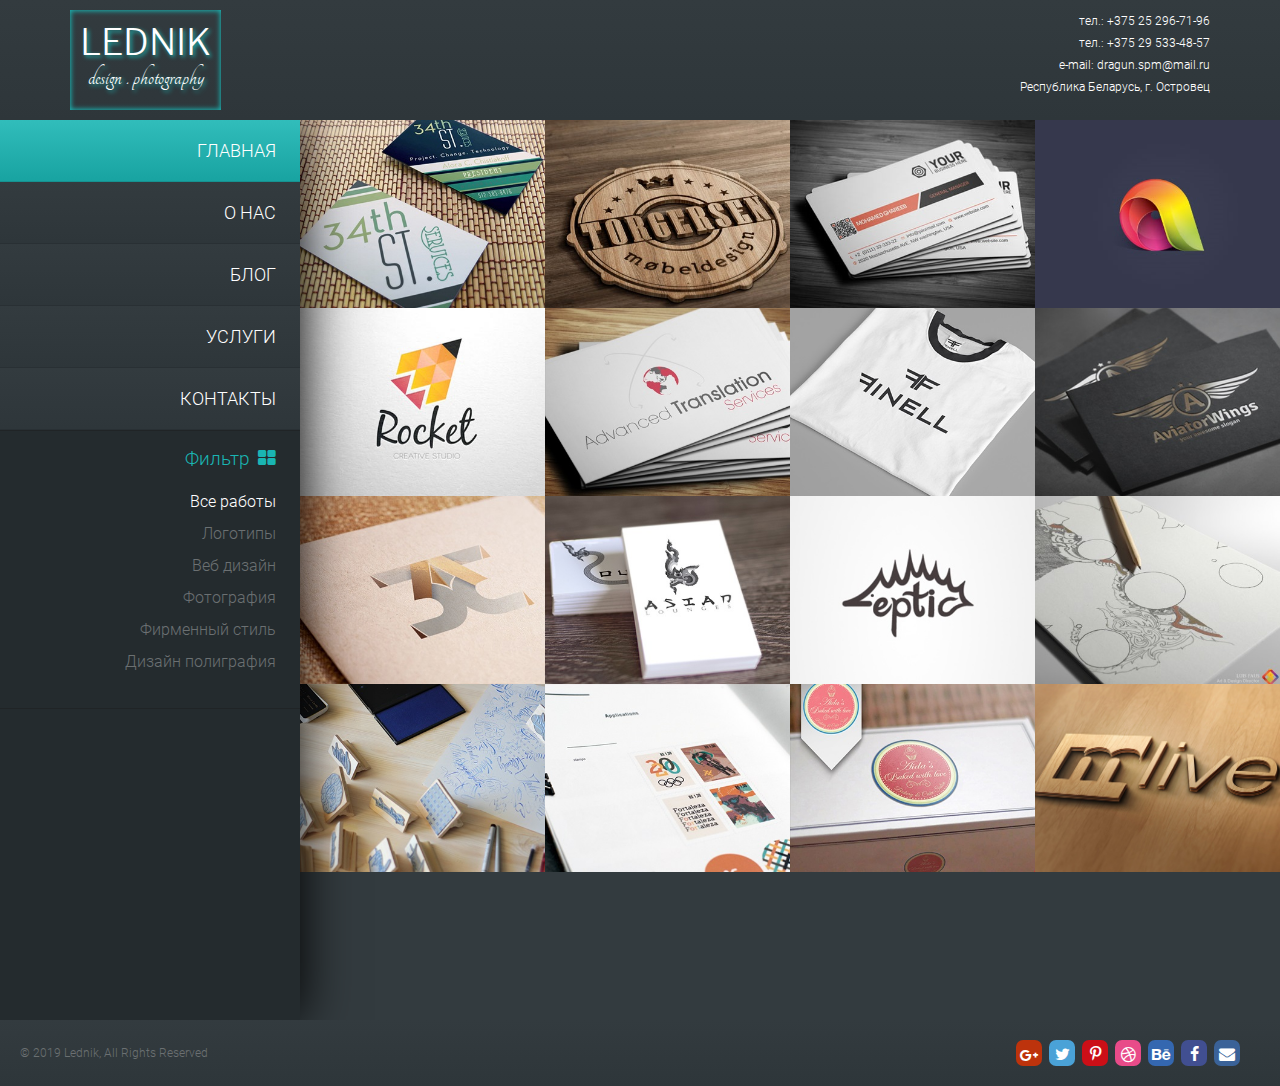
<file: index.html>
<!DOCTYPE html>
<html lang="en">
<head>
    <meta charset="UTF-8">
    <meta name="viewport" content="width=device-width, initial-scale=1.0">
    <title>LEDNIK</title>
    <link rel="stylesheet" href="styles/styles.css">
    <link rel="stylesheet" href="styles/fontello.css">
    <link rel="stylesheet" href="styles/magnific-popup.css">
    <script src="js/jquery-3.4.1.min.js"></script>
    <script src="js/jquery.magnific-popup.min.js"></script>
</head>
<body>
<!-------------- HEADER ---------------->
    <header class="header">
        <div class="logo">
            <p class="logo__headword">LEDNIK</p>
            <p class="logo__subword">design . photography</p>
        </div>
        <div class="contacts">
            <p class="contacts__info">тел.: +375 25 296-71-96</p>
            <p class="contacts__info">тел.: +375 29 533-48-57</p>
            <p class="contacts__info">e-mail: dragun.spm@mail.ru</p>
            <p class="contacts__info">Республика Беларусь, г. Островец</p>
        </div>
    </header>
<!--------------- HEADER END ------------------->
    <div class="container">
        <div class="main">
            <aside>
                <nav class="menu main__menu">
                    <ul class="menu__hidden">
                        <li> <a class="menu__hidden-link" href="#">Меню</a>
                            <ul class="menu__hidden-list">
                                <li class="menu__hidden-item menu__hidden-item_active"><a href="#" class="menu__link">главная</a></li>
                                <li class="menu__hidden-item"><a href="blog.html" class="menu__link">о нас</a></li>
                                <li class="menu__hidden-item"><a href="about.html" class="menu__link">блог</a></li>
                                <li class="menu__hidden-item"><a href="services.html" class="menu__link">услуги</a></li>
                                <li class="menu__hidden-item"><a href="contacts.html" class="menu__link">контакты</a></li>
                            </ul>
                        </li>
                    </ul>
                    <ul class="menu__list">
                        <li class="menu__item menu__item_active"><a href="#" class="menu__link">главная</a></li>
                        <li class="menu__item"><a href="about.html" class="menu__link">о нас</a></li>
                        <li class="menu__item"><a href="blog.html" class="menu__link">блог</a></li>
                        <li class="menu__item"><a href="services.html" class="menu__link">услуги</a></li>
                        <li class="menu__item"><a href="contacts.html" class="menu__link">контакты</a></li>
                    </ul>
                </nav>
                <div class="filter main__filter">
                    <p class="filter__headword icon-th-large">Фильтр</p>
                    <ul class="filter__list">
                        <li class="filter__item filter__item_active"><a href="#" class="filter__link">Все работы</a></li>
                        <li class="filter__item"><a href="#" class="filter__link">Логотипы</a></li>
                        <li class="filter__item"><a href="#" class="filter__link">Веб дизайн</a></li>
                        <li class="filter__item"><a href="#" class="filter__link">Фотография</a></li>
                        <li class="filter__item"><a href="#" class="filter__link">Фирменный стиль</a></li>
                        <li class="filter__item"><a href="#" class="filter__link">Дизайн полиграфия</a></li>
                    </ul>
                </div>
            </aside>
            <div class="gallery">
                <div class="gallery__item">
                    <div class="gallery__hover-block">
                        <p class="gallery-item__name">34 St Бизнес карта</p>
                        <p class="gallery-item__description">Фирменный стиль</p>
                        <i class="icon-search"></i>
                    </div>
                    <img class="content__img" src="images/12.jpg" alt="34 St Бизнес карта">
                </div>
                <div class="gallery__item">
                    <div class="gallery__hover-block">
                        <p class="gallery-item__name">Логотип Torgersen</p>
                        <p class="gallery-item__description">Логотипы</p>
                        <i class="icon-search"></i>
                    </div>
                    <img class="content__img" src="images/14.jpg" alt="Логотип Torgersen">
                </div>
                <div class="gallery__item">
                    <div class="gallery__hover-block">
                        <p class="gallery-item__name">Ваш бизнес</p>
                        <p class="gallery-item__description">Фирменный стиль</p>
                        <i class="icon-search"></i>
                    </div>
                    <img class="content__img" src="images/17.jpg" alt="Ваш бизнес">
                </div>
                <div class="gallery__item">
                    <div class="gallery__hover-block">
                        <p class="gallery-item__name"> Дизайн приложение</p>
                        <p class="gallery-item__description">Веб дизайн</p>
                        <i class="icon-search"></i>
                    </div>
                    <img class="content__img" src="images/19.jpg" alt="Приложение">
                </div>
                <div class="gallery__item">
                    <div class="gallery__hover-block">
                        <p class="gallery-item__name">Логотип Rocket</p>
                        <p class="gallery-item__description">Логотипы</p>
                        <i class="icon-search"></i>
                    </div>
                    <img class="content__img" src="images/221-1.jpg" alt="Логотип Rocket">
                </div>
                <div class="gallery__item">
                    <div class="gallery__hover-block">
                        <p class="gallery-item__name">Визитка AT</p>
                        <p class="gallery-item__description">Дизайн полиграфия</p>
                        <i class="icon-search"></i>
                    </div>
                    <img class="content__img" src="images/31.jpg" alt="Визитка AT">
                </div>
                <div class="gallery__item">
                    <div class="gallery__hover-block">
                        <p class="gallery-item__name">Майки Finell</p>
                        <p class="gallery-item__description">Фирменный стиль</p>
                        <i class="icon-search"></i>
                    </div>
                    <img class="content__img" src="images/41.jpg" alt="Майки Finell">
                </div>
                <div class="gallery__item">
                    <div class="gallery__hover-block">
                        <p class="gallery-item__name">Карта Aviator Wings</p>
                        <p class="gallery-item__description">Дизайн полиграфия</p>
                        <i class="icon-search"></i>
                      
                    </div>
                    <img class="content__img" src="images/51.jpg" alt="Карта Aviator Wings">
                </div>
                <div class="gallery__item">
                    <div class="gallery__hover-block">
                        <p class="gallery-item__name">Логотип 3C</p>
                        <p class="gallery-item__description">Логотипы</p>
                        <i class="icon-search"></i>
                    </div>
                    <img class="content__img" src="images/61.jpg" alt="Логотип 3C">
                </div>
                <div class="gallery__item">
                    <div class="gallery__hover-block">
                        <p class="gallery-item__name">Китайский салон</p>
                        <p class="gallery-item__description">Фирменный стиль</p>
                        <i class="icon-search"></i>
                    </div>
                    <img class="content__img" src="images/22.jpg" alt="Китайский салон">
                </div>
                <div class="gallery__item">
                    <div class="gallery__hover-block">
                        <p class="gallery-item__name">Логотип Eptic</p>
                        <p class="gallery-item__description">Логотипы</p>
                        <i class="icon-search"></i>
                    </div>
                    <img class="content__img" src="images/10.jpg" alt="Логотип Eptic">
                </div>
                <div class="gallery__item">
                    <div class="gallery__hover-block">
                        <p class="gallery-item__name">Ресторан</p>
                        <p class="gallery-item__description">Фирменный стиль</p>
                        <i class="icon-search"></i>
                    </div>
                    <img class="content__img" src="images/99.jpg" alt="Ресторан">
                </div>
                <div class="gallery__item">
                    <div class="gallery__hover-block">
                        <p class="gallery-item__name">Дизайн</p>
                        <p class="gallery-item__description">Фотография</p>
                        <i class="icon-search"></i>
                    </div>
                    <img class="content__img" src="images/8.jpg" alt="Дизайн">
                </div>
                <div class="gallery__item">
                    <div class="gallery__hover-block">
                        <p class="gallery-item__name">Журнал</p>
                        <p class="gallery-item__description">Фотография</p>
                        <i class="icon-search"></i>
                    </div>
                    <img class="content__img" src="images/13.jpg" alt="Журнал">
                </div>
                <div class="gallery__item">
                    <div class="gallery__hover-block">
                        <p class="gallery-item__name">Коробка для печенья</p>
                        <p class="gallery-item__description">Фирменный стиль</p>
                        <i class="icon-search"></i>
                    </div>
                    <img class="content__img" src="images/9-1.jpg" alt="Коробка для печенья">
                </div>
                <div class="gallery__item">
                    <div class="gallery__hover-block">
                        <p class="gallery-item__name">Логотип M-live</p>
                        <p class="gallery-item__description">Логотипы</p>
                        <i class="icon-search"></i>
                    </div>
                    <img class="content__img" src="images/100.jpg" alt="Логотип M-live">
                </div>
            </div>
        </div>
    </div>
    <footer>
        <ul class="footer__social social">
            <li class="social__item social__icon-gplus"><a href="#" class="social__link"><i class="icon-gplus"></i></a></li>
            <li class="social__item social__icon-twitter"><a href="#" class="social__link"><i class="icon-twitter"></i></a></li>
            <li class="social__item social__icon-pinterest"><a href="#" class="social__link"><i class="icon-pinterest"></i></a></li>
            <li class="social__item social__icon-dribbble"><a href="#" class="social__link"><i class="icon-dribbble"></i></a></li>
            <li class="social__item social__icon-behance"><a href="#" class="social__link"><i class="icon-behance"></i></a></li>
            <li class="social__item social__icon-facebook"><a href="#" class="social__link"><i class="icon-facebook"></i></a></li>
            <li class="social__item social__icon-mail-alt"><a href="#" class="social__link"><i class="icon-mail-alt"></i></a></li>
        </ul>
        <p class="footer__copyright">&copy; 2019 Lednik, All Rights Reserved</p>
    </footer>
    <script>
            $('.icon-search').magnificPopup({
        items: [
        {
            src: 'images/22.jpg',
        },
        {
            src: 'images/8.jpg',
        },
        {
            src: 'images/10.jpg',
        }
        ],
            gallery: {
                enabled: true
        },  
            type: 'image' // this is default type
        });
    </script>
</body>
</html>
</file>
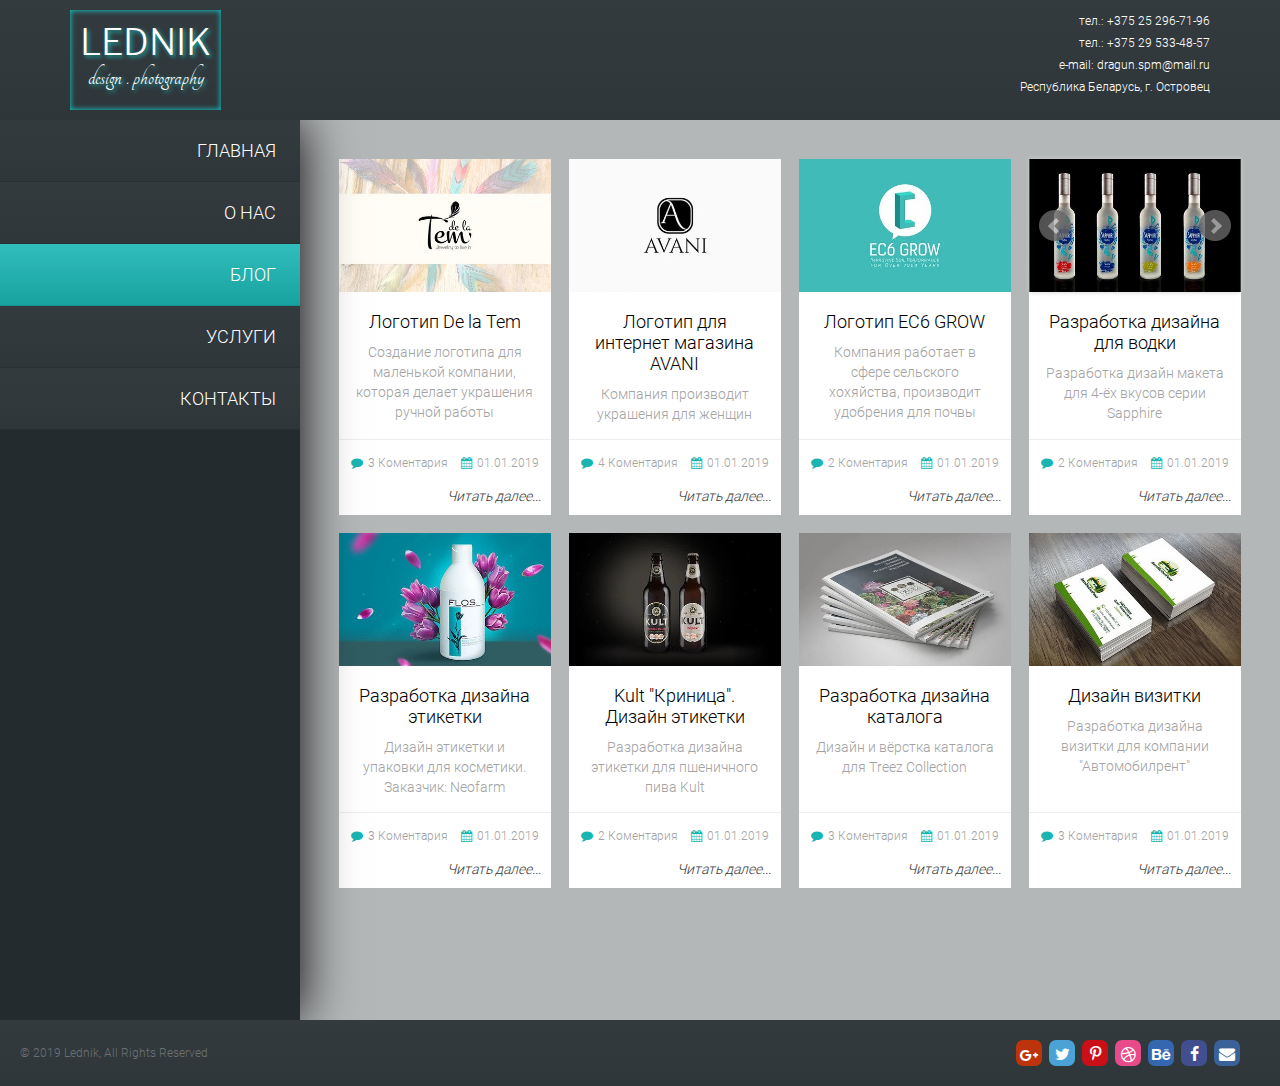
<file: blog.html>
<!DOCTYPE html>
<html lang="en">
<head>
    <meta charset="UTF-8">
    <meta name="viewport" content="width=device-width, initial-scale=1.0">
    <title>LEDNIK</title>
    <link rel="stylesheet" href="styles/styles.css">
    <link rel="stylesheet" href="styles/fontello.css">
    <link rel="stylesheet" href="styles/magnific-popup.css">
    <link rel="stylesheet" href="styles/jquery.bxslider.css">
    <script src="js/jquery-3.4.1.min.js"></script>
    <script src="js/jquery.magnific-popup.min.js"></script>
    <script src="js/jquery.bxslider.min.js"></script>
</head>
<body>
<!-------------- HEADER ---------------->
    <header class="header">
        <div class="logo">
            <p class="logo__headword">LEDNIK</p>
            <p class="logo__subword">design . photography</p>
        </div>
        <div class="contacts">
            <p class="contacts__info">тел.: +375 25 296-71-96</p>
            <p class="contacts__info">тел.: +375 29 533-48-57</p>
            <p class="contacts__info">e-mail: dragun.spm@mail.ru</p>
            <p class="contacts__info">Республика Беларусь, г. Островец</p>
        </div>
    </header>
<!--------------- HEADER END ------------------->

<!--------------- MAIN ---------------------->
    <div class="container container-contacts">
        <div class="main">
            <aside>

                <!------- MENU ---------->
                <nav class="menu">
                    <ul class="menu__hidden">
                        <li> <a class="menu__hidden-link" href="#">Меню</a>
                            <ul class="menu__hidden-list">
                                <li class="menu__hidden-item"><a href="index.html" class="menu__link">главная</a></li>
                                <li class="menu__hidden-item"><a href="about.html" class="menu__link">о нас</a></li>
                                <li class="menu__hidden-item menu__hidden-item_active"><a href="blog.html" class="menu__link">блог</a></li>
                                <li class="menu__hidden-item"><a href="services.html" class="menu__link">услуги</a></li>
                                <li class="menu__hidden-item"><a href="contacts.html" class="menu__link">контакты</a></li>
                            </ul>
                        </li>
                    </ul>
                    <ul class="menu__list">
                        <li class="menu__item"><a href="index.html" class="menu__link">главная</a></li>
                        <li class="menu__item"><a href="about.html" class="menu__link">о нас</a></li>
                        <li class="menu__item menu__item_active"><a href="blog.html" class="menu__link">блог</a></li>
                        <li class="menu__item"><a href="services.html" class="menu__link">услуги</a></li>
                        <li class="menu__item"><a href="contacts.html" class="menu__link">контакты</a></li>
                    </ul>
                </nav>
               <!------- MENU END---------->

            </aside>

            <!------- CONTENT ---------->
            <div class="blog-wrap">
                <div class="blog">

                    <div class="blog-post">
                        <div class="blog-post-header">
                            <a href="#">
                                <img src="images/ezgif.com-gif-maker.jpg" alt="">
                            </a>
                        </div>
                        <div class="blog-post-content">
                            <h2>Логотип De la Tem</h2>
                            <p>Создание логотипа для маленькой компании, которая делает украшения ручной работы</p>
                        </div>
                        <div class="blog-post-footer">
                            <span class="blog-post-comments icon-comment">3 Коментария</span>
                            <span class="blog-post-date icon-calendar">01.01.2019</span>
                            <div class="read-more"><a href="#">Читать далее...</a></div>
                        </div>
                        
                    </div>

                    <div class="blog-post">
                        <div class="blog-post-header">
                            <a href="#">
                                <img src="images/avani.jpg" alt="Логотип для интернет магазина AVANI">
                            </a>
                        </div>
                        <div class="blog-post-content">
                            <h2>Логотип для интернет магазина AVANI</h2>
                            <p>Компания производит украшения для женщин</p>
                        </div>
                        <div class="blog-post-footer">
                            <span class="blog-post-comments icon-comment">4 Коментария</span>
                            <span class="blog-post-date icon-calendar">01.01.2019</span>
                            <div class="read-more"><a href="#">Читать далее...</a></div>
                        </div>
                        
                    </div>
                    
                    <div class="blog-post">
                        <div class="blog-post-header">
                            <a href="#">
                                <img src="images/ec6.jpg" alt="Логотип EC6 GROW">
                            </a>
                        </div>
                        <div class="blog-post-content">
                            <h2>Логотип EC6 GROW</h2>
                            <p>Компания работает в сфере сельского хохяйства, производит удобрения для почвы</p>
                        </div>
                        <div class="blog-post-footer">
                            <span class="blog-post-comments icon-comment">2 Коментария</span>
                            <span class="blog-post-date icon-calendar">01.01.2019</span>
                            <div class="read-more"><a href="#">Читать далее...</a></div>
                        </div>
                        
                    </div>

                    <div class="blog-post">
                        <div class="blog-post-header">
                            <a href="#">
                                <div class="slider">
                                    <div><img src="images/saphire.jpg" alt="Разработка дизайна для водки"></div>
                                    <div><img src="images/saphire1.jpg" alt="Разработка дизайна для водки"></div>
                                    <div><img src="images/saphire2.jpg" alt="Разработка дизайна для водки"></div>
                                    <div><img src="images/saphire3.jpg" alt="Разработка дизайна для водки"></div>
                                </div>
                                <script>
                                    $(document).ready(function(){
                                        $('.slider').bxSlider();
                                    });
                                </script>
                            </a>
                        </div>
                        <div class="blog-post-content">
                            <h2>Разработка дизайна для водки</h2>
                            <p>Разработка дизайн макета для 4-ёх вкусов серии Sapphire</p>
                        </div>
                        <div class="blog-post-footer">
                            <span class="blog-post-comments icon-comment">2 Коментария</span>
                            <span class="blog-post-date icon-calendar">01.01.2019</span>
                            <div class="read-more"><a href="#">Читать далее...</a></div>
                        </div>
                        
                    </div>

                    <div class="blog-post">
                        <div class="blog-post-header">
                            <a href="#">
                                <img src="images/flos.jpg" alt="Разработка дизайна этикетки">
                            </a>
                        </div>
                        <div class="blog-post-content">
                            <h2>Разработка дизайна этикетки</h2>
                            <p>Дизайн этикетки и упаковки для косметики. Заказчик: Neofarm</p>
                        </div>
                        <div class="blog-post-footer">
                            <span class="blog-post-comments icon-comment">3 Коментария</span>
                            <span class="blog-post-date icon-calendar">01.01.2019</span>
                            <div class="read-more"><a href="#">Читать далее...</a></div>
                        </div>
                        
                    </div>

                    <div class="blog-post">
                        <div class="blog-post-header">
                            <a href="#">
                                <img src="images/kult.jpg" alt="Kult 'Криница'. Дизайн этикетки">
                            </a>
                        </div>
                        <div class="blog-post-content">
                            <h2>Kult "Криница". Дизайн этикетки</h2>
                            <p>Разработка дизайна этикетки для пшеничного пива Kult</p>
                        </div>
                        <div class="blog-post-footer">
                            <span class="blog-post-comments icon-comment">2 Коментария</span>
                            <span class="blog-post-date icon-calendar">01.01.2019</span>
                            <div class="read-more"><a href="#">Читать далее...</a></div>
                        </div>
                        
                    </div>

                    <div class="blog-post">
                        <div class="blog-post-header">
                            <a href="#">
                                <img src="images/keez.jpg" alt="Разработка дизайна каталога">
                            </a>
                        </div>
                        <div class="blog-post-content">
                            <h2>Разработка дизайна каталога</h2>
                            <p>Дизайн и вёрстка каталога для Treez Collection</p>
                        </div>
                        <div class="blog-post-footer">
                            <span class="blog-post-comments icon-comment">3 Коментария</span>
                            <span class="blog-post-date icon-calendar">01.01.2019</span>
                            <div class="read-more"><a href="#">Читать далее...</a></div>
                        </div>
                        
                    </div>

                    <div class="blog-post">
                        <div class="blog-post-header">
                            <a href="#">
                                <img src="images/auto.jpg" alt="Дизайн визитки">
                            </a>
                        </div>
                        <div class="blog-post-content">
                            <h2>Дизайн визитки</h2>
                            <p>Разработка дизайна визитки для компании "Автомобилрент"</p>
                        </div>
                        <div class="blog-post-footer">
                            <span class="blog-post-comments icon-comment">3 Коментария</span>
                            <span class="blog-post-date icon-calendar">01.01.2019</span>
                            <div class="read-more"><a href="#">Читать далее...</a></div>
                        </div>
                        
                    </div>

                </div>   
            </div>
            <!------- CONTENT END---------->
        </div>
    </div>
<!--------------- MAIN END---------------------->

<!--------------- FOOTER ---------------------->
    <footer>
        <ul class="footer__social social">
            <li class="social__item social__icon-gplus"><a href="#" class="social__link"><i class="icon-gplus"></i></a></li>
            <li class="social__item social__icon-twitter"><a href="#" class="social__link"><i class="icon-twitter"></i></a></li>
            <li class="social__item social__icon-pinterest"><a href="#" class="social__link"><i class="icon-pinterest"></i></a></li>
            <li class="social__item social__icon-dribbble"><a href="#" class="social__link"><i class="icon-dribbble"></i></a></li>
            <li class="social__item social__icon-behance"><a href="#" class="social__link"><i class="icon-behance"></i></a></li>
            <li class="social__item social__icon-facebook"><a href="#" class="social__link"><i class="icon-facebook"></i></a></li>
            <li class="social__item social__icon-mail-alt"><a href="#" class="social__link"><i class="icon-mail-alt"></i></a></li>
        </ul>
        <p class="footer__copyright">&copy; 2019 Lednik, All Rights Reserved</p>
    </footer>
    <!--------------- FOOTER END ---------------------->
</body>
</html>
</file>
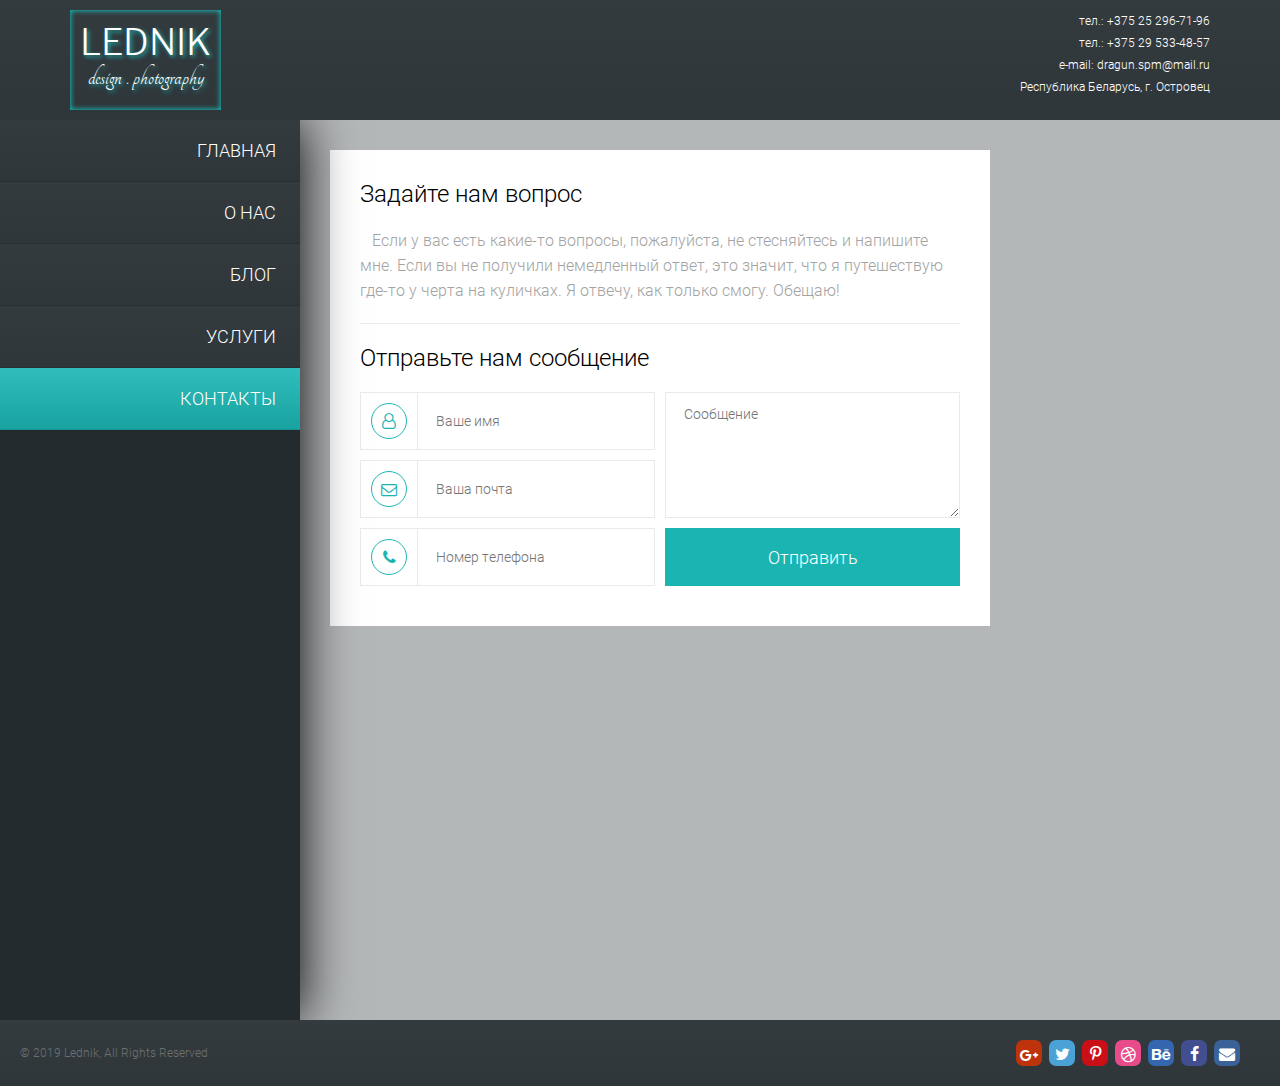
<file: contacts.html>
<!DOCTYPE html>
<html lang="en">
<head>
    <meta charset="UTF-8">
    <meta name="viewport" content="width=device-width, initial-scale=1.0">
    <title>LEDNIK</title>
    <link rel="stylesheet" href="styles/styles.css">
    <link rel="stylesheet" href="styles/fontello.css">
    <link rel="stylesheet" href="styles/magnific-popup.css">
    <script src="js/jquery-3.4.1.min.js"></script>
    <script src="js/jquery.magnific-popup.min.js"></script>
</head>
<body>
<!-------------- HEADER ---------------->
    <header class="header">
        <div class="logo">
            <p class="logo__headword">LEDNIK</p>
            <p class="logo__subword">design . photography</p>
        </div>
        <div class="contacts">
            <p class="contacts__info">тел.: +375 25 296-71-96</p>
            <p class="contacts__info">тел.: +375 29 533-48-57</p>
            <p class="contacts__info">e-mail: dragun.spm@mail.ru</p>
            <p class="contacts__info">Республика Беларусь, г. Островец</p>
        </div>
    </header>
<!--------------- HEADER END ------------------->

<!--------------- MAIN ---------------------->
    <div class="container container-contacts">
        <div class="main">
            <aside>

                <!------- MENU ---------->
                <nav class="menu">
                    <ul class="menu__hidden">
                        <li> <a class="menu__hidden-link" href="#">Меню</a>
                            <ul class="menu__hidden-list">
                                <li class="menu__hidden-item"><a href="index.html" class="menu__link">главная</a></li>
                                <li class="menu__hidden-item"><a href="about.html" class="menu__link">о нас</a></li>
                                <li class="menu__hidden-item"><a href="blog.html" class="menu__link">блог</a></li>
                                <li class="menu__hidden-item"><a href="services.html" class="menu__link">услуги</a></li>
                                <li class="menu__hidden-item  menu__hidden-item_active"><a href="contacts.html" class="menu__link">контакты</a></li>
                            </ul>
                        </li>
                    </ul>
                    <ul class="menu__list">
                        <li class="menu__item"><a href="index.html" class="menu__link">главная</a></li>
                        <li class="menu__item"><a href="about.html" class="menu__link">о нас</a></li>
                        <li class="menu__item"><a href="blog.html" class="menu__link">блог</a></li>
                        <li class="menu__item"><a href="services.html" class="menu__link">услуги</a></li>
                        <li class="menu__item menu__item_active"><a href="contacts.html" class="menu__link">контакты</a></li>
                    </ul>
                </nav>
               <!------- MENU END---------->

            </aside>

            <!------- CONTENT ---------->
            <div class="content content-contacts">
                <div class="form-wrap">
                    <h2>Задайте нам вопрос</h2>
                    <p>Если у вас есть какие-то вопросы, пожалуйста, не стесняйтесь и напишите мне. Если вы 
                        не получили немедленный ответ, это значит, что я путешествую где-то у черта на куличках. 
                        Я отвечу, как только смогу. Обещаю!
                    </p>
                    <hr>
                    <h2>Отправьте нам сообщение</h2>
                    <form class="contacts-form">
                        <div class="input-area">
                            <div class="input-item-wrap">
                                <input class="input-item" type="text" id="name" placeholder="Ваше имя">
                                <span>
                                    <i class="icon-user-o"></i>
                                </span>
                            </div>
                            <div class="input-item-wrap">
                                <input class="input-item" type="email" id="email" placeholder="Ваша почта">
                                <span>
                                    <i class="icon-mail"></i>
                                </span>
                            </div>
                            <div class="input-item-wrap">
                                <input class="input-item" type="tel" id="phone-number" placeholder="Номер телефона">
                                <span>
                                    <i class="icon-phone"></i>
                                </span>
                            </div>
                        </div>
                        <div class="submit-area">
                            <textarea class="message__area" id="msg" placeholder="Сообщение"></textarea>
                            <button class="input-item-submit" type="submit">Отправить</button>
                        </div>
                    </form>
                </div>
            </div>
            <!------- CONTENT END---------->

        </div>
    </div>
<!--------------- MAIN END---------------------->

<!--------------- FOOTER ---------------------->
    <footer>
        <ul class="footer__social social">
            <li class="social__item social__icon-gplus"><a href="#" class="social__link"><i class="icon-gplus"></i></a></li>
            <li class="social__item social__icon-twitter"><a href="#" class="social__link"><i class="icon-twitter"></i></a></li>
            <li class="social__item social__icon-pinterest"><a href="#" class="social__link"><i class="icon-pinterest"></i></a></li>
            <li class="social__item social__icon-dribbble"><a href="#" class="social__link"><i class="icon-dribbble"></i></a></li>
            <li class="social__item social__icon-behance"><a href="#" class="social__link"><i class="icon-behance"></i></a></li>
            <li class="social__item social__icon-facebook"><a href="#" class="social__link"><i class="icon-facebook"></i></a></li>
            <li class="social__item social__icon-mail-alt"><a href="#" class="social__link"><i class="icon-mail-alt"></i></a></li>
        </ul>
        <p class="footer__copyright">&copy; 2019 Lednik, All Rights Reserved</p>
    </footer>
    <!--------------- FOOTER END ---------------------->
</body>
</html>
</file>
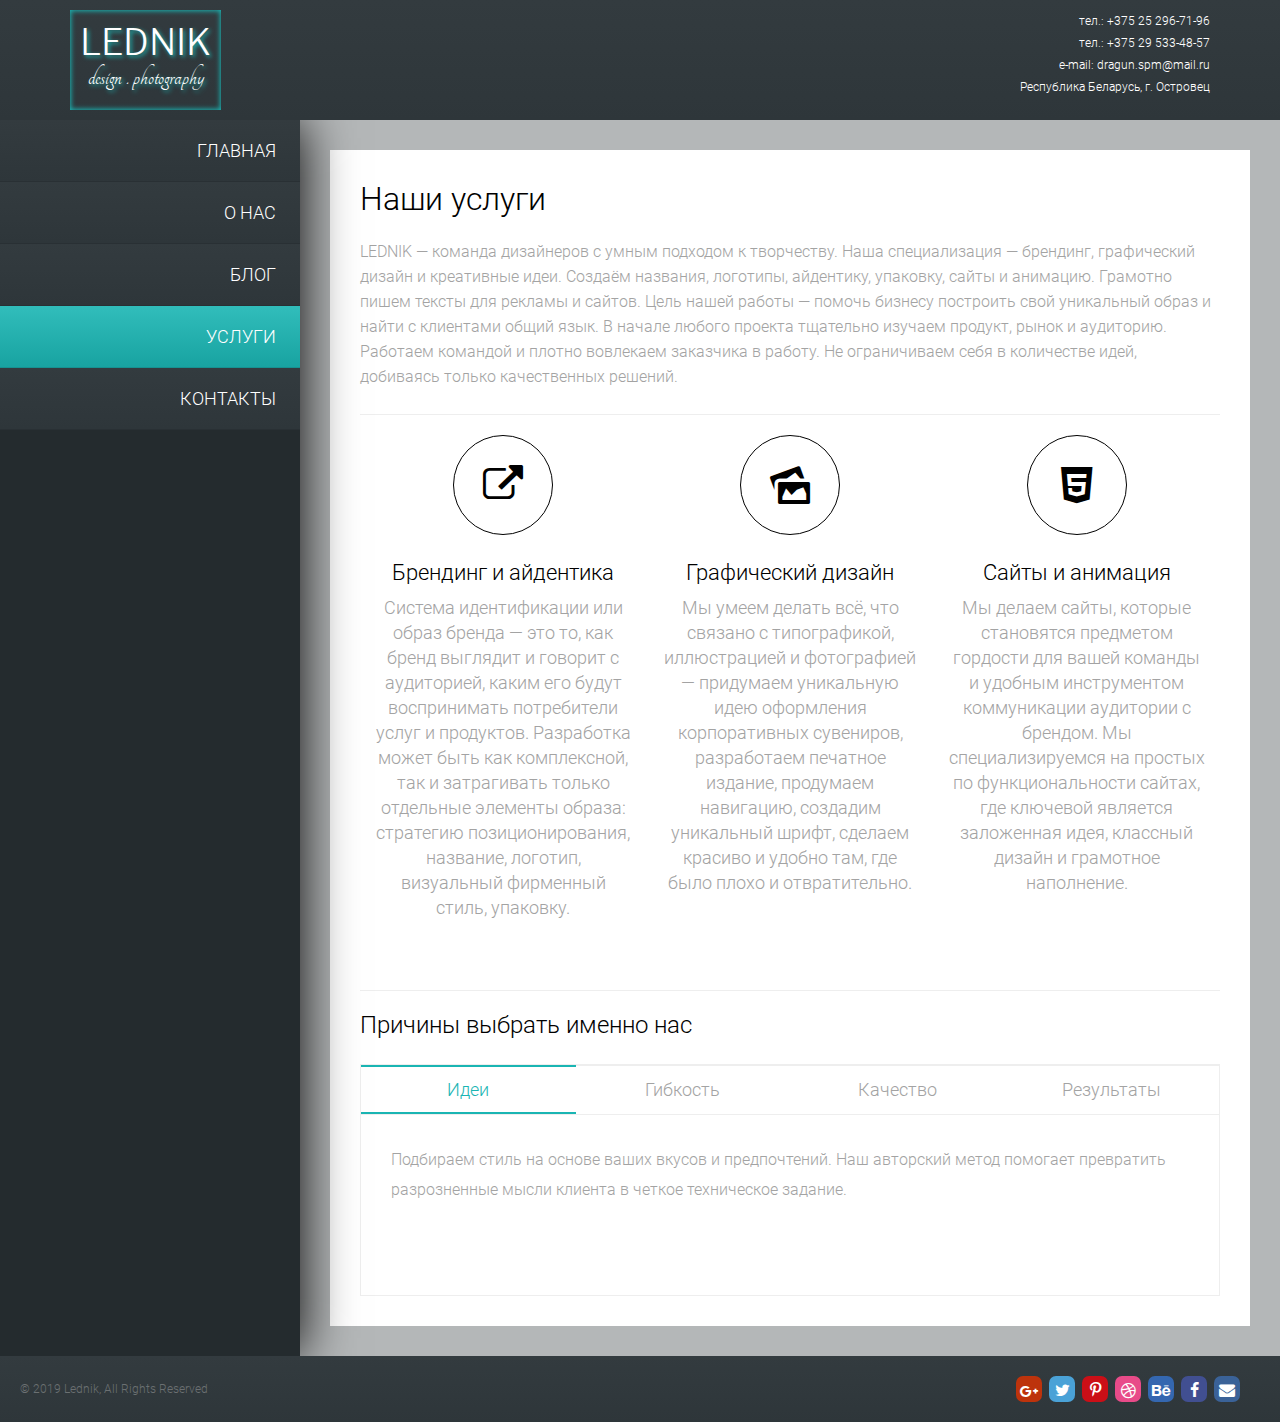
<file: services.html>
<!DOCTYPE html>
<html lang="en">
<head>
    <meta charset="UTF-8">
    <meta name="viewport" content="width=device-width, initial-scale=1.0">
    <title>LEDNIK</title>
    <link rel="stylesheet" href="styles/styles.css">
    <link rel="stylesheet" href="styles/fontello.css">
    <link rel="stylesheet" href="styles/magnific-popup.css">
    <script src="js/jquery-3.4.1.min.js"></script>
    <script src="js/jquery.magnific-popup.min.js"></script>
</head>
<body>
<!-------------- HEADER ---------------->
    <header class="header">
        <div class="logo">
            <p class="logo__headword">LEDNIK</p>
            <p class="logo__subword">design . photography</p>
        </div>
        <div class="contacts">
            <p class="contacts__info">тел.: +375 25 296-71-96</p>
            <p class="contacts__info">тел.: +375 29 533-48-57</p>
            <p class="contacts__info">e-mail: dragun.spm@mail.ru</p>
            <p class="contacts__info">Республика Беларусь, г. Островец</p>
        </div>
    </header>
<!--------------- HEADER END ------------------->
    <div class="container  container-contacts">
        <div class="main">
            <aside>
                <nav class="menu">
                    <ul class="menu__hidden">
                        <li> <a class="menu__hidden-link" href="#">Меню</a>
                            <ul class="menu__hidden-list">
                                <li class="menu__hidden-item"><a href="index.html" class="menu__link">главная</a></li>
                                <li class="menu__hidden-item"><a href="about.html" class="menu__link">о нас</a></li>
                                <li class="menu__hidden-item"><a href="blog.html" class="menu__link">блог</a></li>
                                <li class="menu__hidden-item menu__hidden-item_active"><a href="#" class="menu__link">услуги</a></li>
                                <li class="menu__hidden-item"><a href="#" class="menu__link">контакты</a></li>
                            </ul>
                        </li>
                    </ul>
                    <ul class="menu__list">
                        <li class="menu__item"><a href="index.html" class="menu__link">главная</a></li>
                        <li class="menu__item"><a href="about.html" class="menu__link">о нас</a></li>
                        <li class="menu__item"><a href="blog.html" class="menu__link">блог</a></li>
                        <li class="menu__item menu__item_active"><a href="services.html" class="menu__link">услуги</a></li>
                        <li class="menu__item"><a href="contacts.html" class="menu__link">контакты</a></li>
                    </ul>
                </nav>
               
            </aside>
            <div class="content content-contacts services">
                <div class="services__wrap">
                    <h1 class="services__title">Наши услуги</h1>
                    <p class="services__text">LEDNIK — команда дизайнеров с умным подходом к творчеству. 
                        Наша специализация — брендинг, графический дизайн и креативные идеи. Создаём названия, 
                        логотипы, айдентику, упаковку, сайты и анимацию. Грамотно пишем тексты для рекламы и 
                        сайтов. Цель нашей работы — помочь бизнесу построить свой уникальный образ и найти с 
                        клиентами общий язык. В начале любого проекта тщательно изучаем продукт, рынок и 
                        аудиторию. Работаем командой и плотно вовлекаем заказчика в работу. Не ограничиваем 
                        себя в количестве идей, добиваясь только качественных решений.
                    </p>
                    <hr>
                    <div class="services__list">
                        <div class="services__item">
                            <a href="#">
                                <i class="icon-link-ext"></i>
                            </a>
                            <h2>Брендинг и айдентика</h2>
                            <p>Система идентификации или образ бренда — это то, как бренд выглядит и 
                                говорит с аудиторией, каким его будут воспринимать потребители услуг и 
                                продуктов. Разработка может быть как комплексной, так и затрагивать 
                                только отдельные элементы образа: стратегию позиционирования, название, 
                                логотип, визуальный фирменный стиль, упаковку.
                            </p>
                        </div>
                        <div class="services__item">
                            <a href="#">
                                <i class="icon-picture"></i>
                            </a>
                            <h2>Графический дизайн</h2>
                            <p>Мы умеем делать всё, что связано с типографикой, иллюстрацией и фотографией 
                                — придумаем уникальную идею оформления корпоративных сувениров, разработаем 
                                печатное издание, продумаем навигацию, создадим уникальный шрифт, сделаем 
                                красиво и удобно там, где было плохо и отвратительно.
                            </p>
                        </div>
                        <div class="services__item">
                            <a href="#">
                                <i class="icon-html5"></i>
                            </a>
                            <h2>Сайты и анимация</h2>
                            <p>Мы делаем сайты, которые становятся предметом гордости для вашей команды и 
                                удобным инструментом коммуникации аудитории с брендом. Мы специализируемся 
                                на простых по функциональности сайтах, где ключевой является заложенная идея, 
                                классный дизайн и грамотное наполнение. 
                            </p>
                        </div>
                    </div>
                    <hr>
                    <h2>Причины выбрать именно нас</h2>
                    <div class="services__tabs">
                        <!-- Сылка для tab-content1 -->
                        <input type="radio" name="tabs" id="tab1" checked >
                        <label for="tab1">
                            <span>Идеи</span>
                        </label>

                        <!-- Ссылка для tab-content2 -->
                        <input type="radio" name="tabs" id="tab2">
                        <label for="tab2">
                            <span>Гибкость</span>
                        </label>

                        <!-- Ссылка для tab-content3 -->
                        <input type="radio" name="tabs" id="tab3">
                        <label for="tab3">
                            <span>Качество</span>
                        </label>
                        
                        <!-- Ссылка для tab-content3 -->
                        <input type="radio" name="tabs" id="tab4">
                        <label for="tab4">
                            <span>Результаты</span>
                        </label>

                        <!-- tab-content1 -->
                        <div id="tab-content1" class="tab-content">
                            <p>Подбираем стиль на основе ваших вкусов и предпочтений. 
                                Наш авторский метод помогает превратить разрозненные мысли 
                                клиента в четкое техническое задание.
                            </p>
                        </div> 
                        <!-- tab-content2 -->
                        <div id="tab-content2" class="tab-content">
                            <p>Запрашиваем обратную связь на всех этапах создания проекта. 
                                Вы можете отслеживать весь процесс и, при необходимости, вносить 
                                правки и пожелания
                            </p>
                        </div> 
                        <!-- tab-content3 -->
                        <div id="tab-content3" class="tab-content">
                            <p>С вами работают квалифицированные специалисты дизайна, 
                                архитектуры и проектирования</p>
                        </div> 
                        <!-- tab-content4 -->
                        <div id="tab-content4" class="tab-content">
                            <p>Мы пользуемся проверенным «методом» разработки для каждого проекта. 
                                Наш профессионализм гарантирует высококачественный результат и позволяет 
                                нам улучшать уровень сервиса для клиентов понижающий стоимость выполненных работ.
                            </p>
                        </div> 
                    </div>

                </div>
            </div>
        </div>
    </div>
    <footer>
        <ul class="footer__social social">
            <li class="social__item social__icon-gplus"><a href="#" class="social__link"><i class="icon-gplus"></i></a></li>
            <li class="social__item social__icon-twitter"><a href="#" class="social__link"><i class="icon-twitter"></i></a></li>
            <li class="social__item social__icon-pinterest"><a href="#" class="social__link"><i class="icon-pinterest"></i></a></li>
            <li class="social__item social__icon-dribbble"><a href="#" class="social__link"><i class="icon-dribbble"></i></a></li>
            <li class="social__item social__icon-behance"><a href="#" class="social__link"><i class="icon-behance"></i></a></li>
            <li class="social__item social__icon-facebook"><a href="#" class="social__link"><i class="icon-facebook"></i></a></li>
            <li class="social__item social__icon-mail-alt"><a href="#" class="social__link"><i class="icon-mail-alt"></i></a></li>
        </ul>
        <p class="footer__copyright">&copy; 2019 Lednik, All Rights Reserved</p>
    </footer>
    
</body>
</html>
</file>
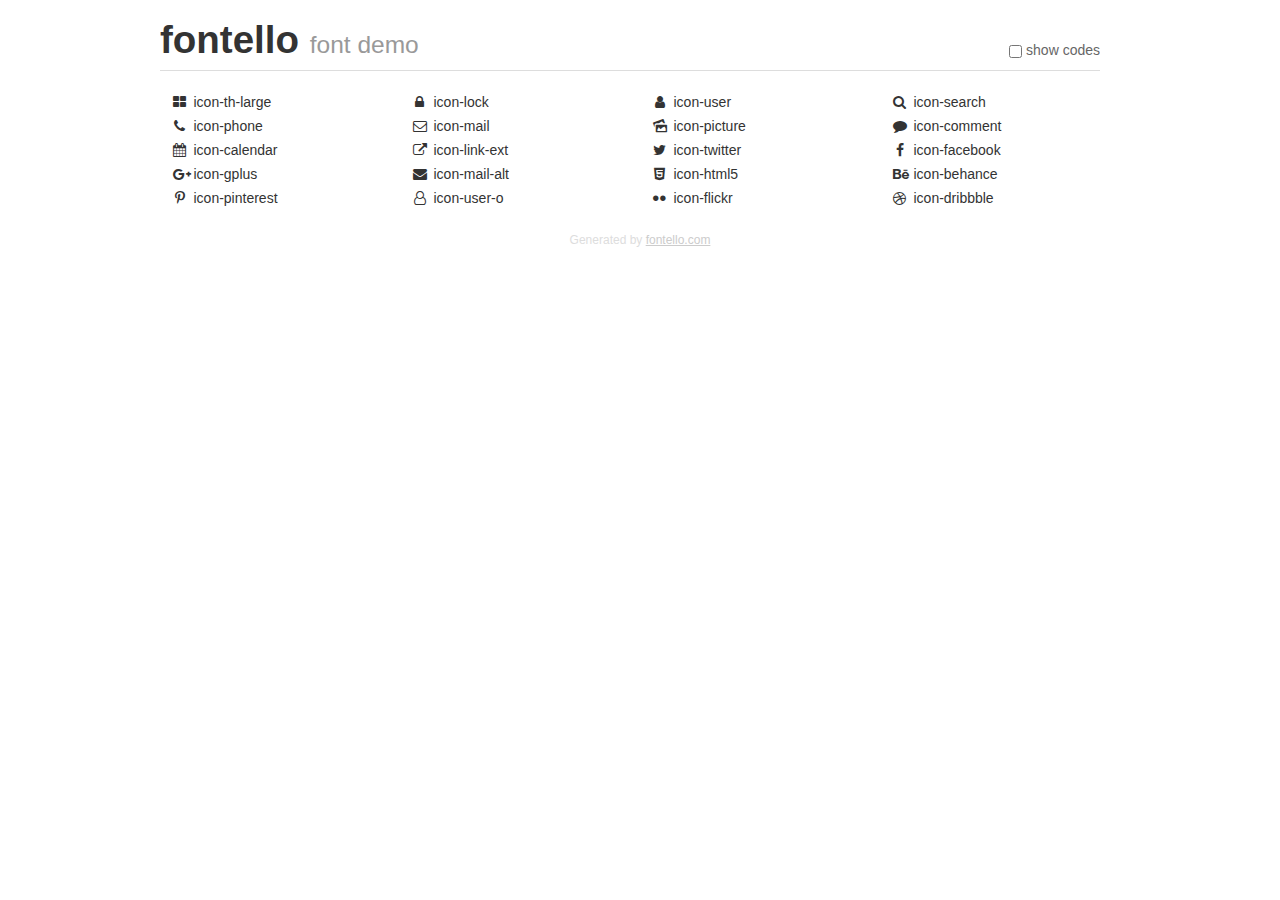
<file: fonts/fontello/demo.html>
<!DOCTYPE html>
<html>
  <head><!--[if lt IE 9]><script language="javascript" type="text/javascript" src="//html5shim.googlecode.com/svn/trunk/html5.js"></script><![endif]-->
    <meta charset="UTF-8"><style>/*
 * Bootstrap v2.2.1
 *
 * Copyright 2012 Twitter, Inc
 * Licensed under the Apache License v2.0
 * http://www.apache.org/licenses/LICENSE-2.0
 *
 * Designed and built with all the love in the world @twitter by @mdo and @fat.
 */
.clearfix {
  *zoom: 1;
}
.clearfix:before,
.clearfix:after {
  display: table;
  content: "";
  line-height: 0;
}
.clearfix:after {
  clear: both;
}
html {
  font-size: 100%;
  -webkit-text-size-adjust: 100%;
  -ms-text-size-adjust: 100%;
}
a:focus {
  outline: thin dotted #333;
  outline: 5px auto -webkit-focus-ring-color;
  outline-offset: -2px;
}
a:hover,
a:active {
  outline: 0;
}
button,
input,
select,
textarea {
  margin: 0;
  font-size: 100%;
  vertical-align: middle;
}
button,
input {
  *overflow: visible;
  line-height: normal;
}
button::-moz-focus-inner,
input::-moz-focus-inner {
  padding: 0;
  border: 0;
}
body {
  margin: 0;
  font-family: "Helvetica Neue", Helvetica, Arial, sans-serif;
  font-size: 14px;
  line-height: 20px;
  color: #333;
  background-color: #fff;
}
a {
  color: #08c;
  text-decoration: none;
}
a:hover {
  color: #005580;
  text-decoration: underline;
}
.row {
  margin-left: -20px;
  *zoom: 1;
}
.row:before,
.row:after {
  display: table;
  content: "";
  line-height: 0;
}
.row:after {
  clear: both;
}
[class*="span"] {
  float: left;
  min-height: 1px;
  margin-left: 20px;
}
.container,
.navbar-static-top .container,
.navbar-fixed-top .container,
.navbar-fixed-bottom .container {
  width: 940px;
}
.span12 {
  width: 940px;
}
.span11 {
  width: 860px;
}
.span10 {
  width: 780px;
}
.span9 {
  width: 700px;
}
.span8 {
  width: 620px;
}
.span7 {
  width: 540px;
}
.span6 {
  width: 460px;
}
.span5 {
  width: 380px;
}
.span4 {
  width: 300px;
}
.span3 {
  width: 220px;
}
.span2 {
  width: 140px;
}
.span1 {
  width: 60px;
}
[class*="span"].pull-right,
.row-fluid [class*="span"].pull-right {
  float: right;
}
.container {
  margin-right: auto;
  margin-left: auto;
  *zoom: 1;
}
.container:before,
.container:after {
  display: table;
  content: "";
  line-height: 0;
}
.container:after {
  clear: both;
}
p {
  margin: 0 0 10px;
}
.lead {
  margin-bottom: 20px;
  font-size: 21px;
  font-weight: 200;
  line-height: 30px;
}
small {
  font-size: 85%;
}
h1 {
  margin: 10px 0;
  font-family: inherit;
  font-weight: bold;
  line-height: 20px;
  color: inherit;
  text-rendering: optimizelegibility;
}
h1 small {
  font-weight: normal;
  line-height: 1;
  color: #999;
}
h1 {
  line-height: 40px;
}
h1 {
  font-size: 38.5px;
}
h1 small {
  font-size: 24.5px;
}
body {
  margin-top: 90px;
}
.header {
  position: fixed;
  top: 0;
  left: 50%;
  margin-left: -480px;
  background-color: #fff;
  border-bottom: 1px solid #ddd;
  padding-top: 10px;
  z-index: 10;
}
.footer {
  color: #ddd;
  font-size: 12px;
  text-align: center;
  margin-top: 20px;
}
.footer a {
  color: #ccc;
  text-decoration: underline;
}
.the-icons {
  font-size: 14px;
  line-height: 24px;
}
.switch {
  position: absolute;
  right: 0;
  bottom: 10px;
  color: #666;
}
.switch input {
  margin-right: 0.3em;
}
.codesOn .i-name {
  display: none;
}
.codesOn .i-code {
  display: inline;
}
.i-code {
  display: none;
}
@font-face {
      font-family: 'fontello';
      src: url('./font/fontello.eot?93455833');
      src: url('./font/fontello.eot?93455833#iefix') format('embedded-opentype'),
           url('./font/fontello.woff?93455833') format('woff'),
           url('./font/fontello.ttf?93455833') format('truetype'),
           url('./font/fontello.svg?93455833#fontello') format('svg');
      font-weight: normal;
      font-style: normal;
    }
     
     
    .demo-icon
    {
      font-family: "fontello";
      font-style: normal;
      font-weight: normal;
      speak: none;
     
      display: inline-block;
      text-decoration: inherit;
      width: 1em;
      margin-right: .2em;
      text-align: center;
      /* opacity: .8; */
     
      /* For safety - reset parent styles, that can break glyph codes*/
      font-variant: normal;
      text-transform: none;
     
      /* fix buttons height, for twitter bootstrap */
      line-height: 1em;
     
      /* Animation center compensation - margins should be symmetric */
      /* remove if not needed */
      margin-left: .2em;
     
      /* You can be more comfortable with increased icons size */
      /* font-size: 120%; */
     
      /* Font smoothing. That was taken from TWBS */
      -webkit-font-smoothing: antialiased;
      -moz-osx-font-smoothing: grayscale;
     
      /* Uncomment for 3D effect */
      /* text-shadow: 1px 1px 1px rgba(127, 127, 127, 0.3); */
    }
     </style>
    <link rel="stylesheet" href="css/animation.css"><!--[if IE 7]><link rel="stylesheet" href="css/" + font.fontname + "-ie7.css"><![endif]-->
    <script>
      function toggleCodes(on) {
        var obj = document.getElementById('icons');
      
        if (on) {
          obj.className += ' codesOn';
        } else {
          obj.className = obj.className.replace(' codesOn', '');
        }
      }
      
    </script>
  </head>
  <body>
    <div class="container header">
      <h1>fontello <small>font demo</small></h1>
      <label class="switch">
        <input type="checkbox" onclick="toggleCodes(this.checked)">show codes
      </label>
    </div>
    <div class="container" id="icons">
      <div class="row">
        <div class="the-icons span3" title="Code: 0x71"><i class="demo-icon icon-th-large">&#x71;</i> <span class="i-name">icon-th-large</span><span class="i-code">0x71</span></div>
        <div class="the-icons span3" title="Code: 0xe800"><i class="demo-icon icon-lock">&#xe800;</i> <span class="i-name">icon-lock</span><span class="i-code">0xe800</span></div>
        <div class="the-icons span3" title="Code: 0xe801"><i class="demo-icon icon-user">&#xe801;</i> <span class="i-name">icon-user</span><span class="i-code">0xe801</span></div>
        <div class="the-icons span3" title="Code: 0xe802"><i class="demo-icon icon-search">&#xe802;</i> <span class="i-name">icon-search</span><span class="i-code">0xe802</span></div>
      </div>
      <div class="row">
        <div class="the-icons span3" title="Code: 0xe803"><i class="demo-icon icon-phone">&#xe803;</i> <span class="i-name">icon-phone</span><span class="i-code">0xe803</span></div>
        <div class="the-icons span3" title="Code: 0xe804"><i class="demo-icon icon-mail">&#xe804;</i> <span class="i-name">icon-mail</span><span class="i-code">0xe804</span></div>
        <div class="the-icons span3" title="Code: 0xe805"><i class="demo-icon icon-picture">&#xe805;</i> <span class="i-name">icon-picture</span><span class="i-code">0xe805</span></div>
        <div class="the-icons span3" title="Code: 0xe806"><i class="demo-icon icon-comment">&#xe806;</i> <span class="i-name">icon-comment</span><span class="i-code">0xe806</span></div>
      </div>
      <div class="row">
        <div class="the-icons span3" title="Code: 0xe807"><i class="demo-icon icon-calendar">&#xe807;</i> <span class="i-name">icon-calendar</span><span class="i-code">0xe807</span></div>
        <div class="the-icons span3" title="Code: 0xf08e"><i class="demo-icon icon-link-ext">&#xf08e;</i> <span class="i-name">icon-link-ext</span><span class="i-code">0xf08e</span></div>
        <div class="the-icons span3" title="Code: 0xf099"><i class="demo-icon icon-twitter">&#xf099;</i> <span class="i-name">icon-twitter</span><span class="i-code">0xf099</span></div>
        <div class="the-icons span3" title="Code: 0xf09a"><i class="demo-icon icon-facebook">&#xf09a;</i> <span class="i-name">icon-facebook</span><span class="i-code">0xf09a</span></div>
      </div>
      <div class="row">
        <div class="the-icons span3" title="Code: 0xf0d5"><i class="demo-icon icon-gplus">&#xf0d5;</i> <span class="i-name">icon-gplus</span><span class="i-code">0xf0d5</span></div>
        <div class="the-icons span3" title="Code: 0xf0e0"><i class="demo-icon icon-mail-alt">&#xf0e0;</i> <span class="i-name">icon-mail-alt</span><span class="i-code">0xf0e0</span></div>
        <div class="the-icons span3" title="Code: 0xf13b"><i class="demo-icon icon-html5">&#xf13b;</i> <span class="i-name">icon-html5</span><span class="i-code">0xf13b</span></div>
        <div class="the-icons span3" title="Code: 0xf1b4"><i class="demo-icon icon-behance">&#xf1b4;</i> <span class="i-name">icon-behance</span><span class="i-code">0xf1b4</span></div>
      </div>
      <div class="row">
        <div class="the-icons span3" title="Code: 0xf231"><i class="demo-icon icon-pinterest">&#xf231;</i> <span class="i-name">icon-pinterest</span><span class="i-code">0xf231</span></div>
        <div class="the-icons span3" title="Code: 0xf2c0"><i class="demo-icon icon-user-o">&#xf2c0;</i> <span class="i-name">icon-user-o</span><span class="i-code">0xf2c0</span></div>
        <div class="the-icons span3" title="Code: 0xf303"><i class="demo-icon icon-flickr">&#xf303;</i> <span class="i-name">icon-flickr</span><span class="i-code">0xf303</span></div>
        <div class="the-icons span3" title="Code: 0xf31b"><i class="demo-icon icon-dribbble">&#xf31b;</i> <span class="i-name">icon-dribbble</span><span class="i-code">0xf31b</span></div>
      </div>
    </div>
    <div class="container footer">Generated by <a href="http://fontello.com">fontello.com</a></div>
  </body>
</html>
</file>
<file: styles/styles.css>
@font-face {
    font-family: 'SohoGothicPro';
    src: url(../fonts/SohoGothicPro/SohoGothicPro-Light.otf) format('truetype');
}

@font-face {
    font-family: 'Roboto';
    src: url(../fonts/Roboto/Roboto-Light.ttf) format('truetype');
}

@font-face {
    font-family: 'Libre Franklin';
    src: url(../fonts/Libre_Franklin/LibreFranklin-Light.ttf) format('truetype');
}

@font-face {
    font-family: 'Tangerine';
    src: url(../fonts/Tangerine/Tangerine-Regular.ttf) format('truetype');
}

body {
    margin: 0;
    background: #F0F0F0;
    font-family: SohoGothicPro;
    min-height: 100vh;
    display: flex;
    flex-direction: column;
}

/* ----------- HEADER --------------- */

.header {
    padding: 10px;
    background: linear-gradient(#333b3f 0%, #2e363a 100%);
    color: white;
    z-index: 2;
    display: flex;
    justify-content: space-between;
    justify-items: center;
}

.logo {
    display: inline-block;
    height: 80px;
    min-width: 120px;
    padding: 10px;
    text-align: center;
    margin-left: 60px;
    box-shadow: inset 0 0 5px 1px #1ab5b3;
}

.logo__headword {
    font-family: 'Libre Franklin', sans-serif;
    margin: 0;
    font-size: 36px;
    text-shadow: 2px 2px 4px #1ab5b3;
}

.logo__subword {
    font-family: 'Tangerine', cursive;
    font-size: 26px;
    margin: 0;
    text-shadow: 2px 2px 4px #1ab5b3; 
}

.contacts {
    text-align: right;
    line-height: 22px;
    height: 100px;
    font-family: Roboto;
    margin-right: 60px;
}

.contacts__info {
    margin: 0;
    font-size: 12px;
}

/* ----------- HEADER END --------------- */

.container {
    flex: 1;
    background: #333b3f;
}

.main {
    display: flex;
    min-height: 100vh;
}

aside {
    background-color: #242b2e;
    width: 300px;
    text-align: right;
    box-shadow: 0 0 50px #000;
    z-index: 1;
}

.menu {
    width: 100%;
    flex-grow: 1;
}

.menu__hidden {
    margin: 0;
}

.menu__list, .menu__hidden-list {
    margin: 0;
    padding: 0;
}

.menu__item, .menu__hidden-item {
    list-style-type: none;
    height: 62px;
    width: 100%;
    line-height: 62px;
    border-bottom: 1px solid #293034;
    box-sizing: border-box;
    background: linear-gradient(#333b3f 0%, #2e363a 100%);
    transition: .3s linear;
}

.menu__hidden {
    color: #fff;
    font-size: 18px;
    font-family: Roboto;
    text-transform: uppercase;
    padding: 20px;
    width: 100%;
    background: linear-gradient(#31bdbb 0%, #18a3a1 100%);
    text-decoration: none;
    border-bottom: 1px solid #293034;
    box-sizing: border-box;
    display: none;
    list-style-type: none;
    padding: 0;
}

.menu__hidden-link {
    padding: 20px;
    display: none;
    font-family: Roboto;
    font-size: 18px;
    color: #fff;
    text-transform: uppercase;
    background: linear-gradient(#31bdbb 0%, #18a3a1 100%);
    text-decoration: none;
    display: block;
}

.menu__item:hover, .menu__hidden-item:hover {
    transition-property: box-shadow;
    transition-duration: 0.3s;
    box-shadow: inset 0 0 30px 30px #31bdbb;
    transition: .3s linear;
}

.menu__item_active, .menu__hidden-item_active {
    background: linear-gradient(#31bdbb 0%, #18a3a1 100%);
    border-bottom: 1px solid #169291;
    transition: .3s linear;
}

.menu__link, .menu__hidden-link {
    color: #fff;
    font-size: 18px;
    font-family: Roboto;
    display: block;
    padding-right: 24px;
    text-transform: uppercase;
    text-decoration: none;
}

.filter {
    width: 100%;
    min-height: 220px;
    border-top: 1px solid #202426;
    border-bottom: 1px solid #202426;
    box-sizing: border-box;
    font-family: Roboto;
}

.filter__headword {
    margin: 16px 0 0;
    padding: 0 24px 0 0;
    font-size: 19px;
    color: #1ab5b3;
}

.filter__list {
    padding: 0 0 30px;
    margin: 16px 0 0;
}

.filter__item {
    list-style-type: none;
    width: 100%;
    line-height: 32px;
}

.filter__item_active .filter__link {
    color: #fff;
}

.filter__link {
    color: #6b7072;
    padding-right: 24px;
    text-decoration: none;
}

.filter__link:hover {
    color: #fff;
    transition: 0.2s linear;
    text-decoration: underline;
}

.filter__link:focus {
    text-decoration: none;
}

.gallery, .content {
    width: calc(100% - 300px);
    box-sizing: border-box;
}

.gallery__item {
    width: 24.99%;
    margin: 0;
    overflow: hidden;
    float: left;
    position: relative;
    transition: .3s linear;
} 

.gallery__hover-block {
    position: absolute;
    left:0;
    bottom:0;
    right:0;
    top:0;
    background-color:rgba(26,181,179, 0.8);
    display: none;
    text-align: center;
}

.gallery__item:hover .gallery__hover-block {
    cursor: pointer;
    display: block;
}

.gallery__item:hover {
    transition: 0.2s linear;
    z-index: 2;
    box-shadow: 0 0 3px 2px rgba(26,181,179, 0.8);
}

.content__img {
    display: block;
    width: 100%;
    height: auto;
}

.gallery-item__name {
    color: #fff;
    font-family: Roboto;
    font-size: 26px;
    text-align: center;
    font-weight: 300;
    margin: 25px 0 0 0;
}

.gallery-item__name_small {
    color: #fff;
    font-family: Roboto;
    font-size: 20px;
    text-align: center;
    font-weight: 300;
    margin: 25px 0 0 0;
}

.gallery-item__description {
    color: #fff;
    font-family: Roboto;
    font-size: 14px;
    font-weight: 300;
    border-bottom: 1px solid #fff;
    display: inline-block;
    padding-bottom: 10px;
    margin: 10px 0 0 0;
}

.gallery-item__description_small {
    color: #fff;
    font-family: Roboto;
    font-size: 12px;
    font-weight: 300;
    border-bottom: 1px solid #fff;
    display: inline-block;
    padding-bottom: 10px;
    margin: 25px 0 0 0;
}

footer {
    padding: 20px;
    background: linear-gradient(#333b3f 0%, #2e363a 100%);
    z-index: 2;
    display: flex;
    justify-content: space-between;
    align-items: center;
}

.footer__social {
    margin: 0 20px 0 0;
    padding: 0;
    display: flex;
    order: 2;
}

.social__item {
    list-style-type: none;
    margin-left: 7px;
    border-radius: 7px;
    width: 26px;
    height: 26px;
    text-align: center;
    line-height: 26px;
}

.social__item:hover {
    transition: 0.2s linear;
    transform: scale(1.3, 1.3);
}

.social__link {
    display: block;
}

.social__icon-gplus {
    background-color: #bd330c;
}

.social__icon-twitter {
    background-color: #4aa2d7;
}

.social__icon-pinterest {
    background-color: #cb0f17;
}

.social__icon-dribbble {
    background-color: #e84b89;
}

.social__icon-behance {
    background-color: #3467b0;
}

.social__icon-facebook {
    background-color: #414f91;
}

.social__icon-mail-alt {
    background-color: #3a6298;
}

.footer__copyright {
    color: #6b7072;
    font-size: 12px;
    font-family: Roboto;
    margin: 0;
    padding: 0;
}




/******************** CONTACTS **************************/
body .container-contacts {
    background-color: #b4b7b8;
}

.container .content-contacts {
    padding: 30px;
}

.form-wrap {
    padding: 30px;
    background-color: #fff;
    font-family: Roboto;
    font-weight: 300;
    max-width: 600px;
}
.contacts-form {
    display: flex;
}

.input-area {
    flex: 1;
    margin-right: 10px;
}

.submit-area {
    flex: 1;
}

.input-item-wrap {
    position: relative;
    text-align: right;
}

.input-item-wrap span {
    position: absolute;
    width: 58px;
    height: 58px;
    top: 0;
    left: 0;
    border: 1px solid #eaeaea;
    box-sizing: border-box;
    background-color: #fff;
    text-align: center;
    line-height: 58px;
}

.input-item-wrap span i {
    display: inline-block;
    line-height: 36px;
    font-size: 16px;
    color: #1ab5b3;
    width: 36px;
    height: 36px;
    text-align: center;
    color: #1ab5b3;
    border: 1px solid #1ab5b3;
    box-sizing: border-box;
    border-radius: 50%;
}

.input-item-wrap:hover span i {
    color: #fff;
    background-color: #1ab5b3;
    transition: 0.2s linear;
}

.input-item {
    height: 58px;
    display: inline-block;
    margin-bottom: 10px;
    width: calc(100% - 58px);
    box-sizing: border-box;
    outline: none;
    border: 1px solid #eaeaea;
    border-left: none;
    font-size: 14px;
    font-family: Roboto;
    font-weight: 300;
    padding: 13px 18px;
    
}

.input-item-wrap:hover .input-item {
    cursor: text;
}

.input-item-submit {
    height: 58px;
    display: block;
    width: 100%;
    padding: 0;
    box-sizing: border-box;
    border: none;
    color: #fff;
    font-size: 18px;
    font-weight: 300;
    outline: none;
    font-family: Roboto;
    background-color: #1ab5b3;
}

.input-item-submit:hover {
    opacity: 0.8;
    cursor: pointer;
}

.input-item-submit:focus {
    box-shadow: inset 0 0 1px 1px #fff;
    transition: 0.2s linear;
}

.message__area {
    width: 100%;
    min-height: 126px;
    margin-bottom: 6px;
    outline: none;
    box-sizing: border-box;
    resize: vertical;
    padding: 0;
    border: 1px solid #eaeaea;
    font-family: Roboto;
    font-size: 14px;
    font-weight: 300;
    padding: 13px 18px;
}

.form-wrap h2 {
    font-weight: 300;
    margin: 0 0 20px;
}

.form-wrap p {
    text-indent: 12px;
    color: #a3a3a3;
    line-height: 25px;
    margin: 0;
}

hr {
    border: none;
    border-top: 1px solid #eee;
    box-sizing: border-box;
    margin: 20px 0 20px 0;
}

/******************** CONTACTS END **************************/

/******************** SERVICES **************************/
.services__list {
    display: flex;
    justify-content: space-between;
    margin-bottom: 70px;
}

.services__wrap {
    background-color: #fff;
    padding: 30px;
    font-family: Roboto;
    font-weight: 300;
}

.services__wrap h2 {
    font-weight: 300;
    margin-bottom: 25px;
}

.services__wrap p {
    color: #a3a3a3;
    line-height: 25px;
    margin-bottom: 25px; 
}

.services__wrap h1 {
    font-weight: 300; 
    margin-top: 0;
}

.services__item {
    flex: 1;
    padding: 0 15px;
    font-family: Roboto;
    font-weight: 300;
    text-align: center;
}

.services__item h2 {
    font-family: Roboto;
    font-weight: 300;
    margin-top: 0;
    margin-bottom: 10px;
    font-size: 22px;
}

.services__item p {
    color: #a3a3a3;
    font-size: 18px;
    margin: 0;
    line-height: 25px;
}

.services__item a {
    display: inline-block;
    width: 100px;
    height: 100px;
    margin-bottom: 25px;
    border: 1px solid #000;
    box-sizing: border-box;
    border-radius: 50%;
    text-decoration: none;
    text-align: center;
    line-height: 100px;
}

.services__item a:hover {
    transform: rotate(360deg);
    background-color: #1ab5b3;
    border-color: #1ab5b3;
    transition: all 0.15s linear;
}

.services__item a:focus {
    transform: scale(0.95);
    transition: 0.1s linear;
}

.services__item a:hover i {
    color: #fff;
    font-size: 50px;
    transition: all 0.15s linear;
}

.services__tabs {
    max-width: 100%;
    padding: 0;
    margin: 0;
    border: 1px solid #eee;
    transition: 0.3s linear;
}
.services__tabs:after {
    content: '';
    display: table;
    clear: both;
}

.services__tabs input {
    display: none;
}

.services__tabs label {
    display: block;
    float: left;
    width: 25%;
    color: #a3a3a3;
    font-family: Roboto;
    font-weight: 300;
    text-decoration: none;
    text-align: center;
    cursor: pointer;
    box-shadow: inset 0 1px #eee;
    border-bottom: 1px solid #eee;
    transition: 0.3s linear;
    height: 50px;
    line-height: 50px;
    box-sizing: border-box;
    
}
.services__tabs label span {
    display: inline-block;
    font-size: 18px;
    height: 100%;
}

.services__tabs label:hover {
    color: #1ab5b3;
    box-shadow: inset 0 2px #1ab5b3,
                inset 0 -2px #1ab5b3;
}
.tab-content {
    display: none;
    width: 100%;
    min-height: 180px;
    float: left;
    padding: 30px;
    box-sizing: border-box;
    background-color:#fff;
}

.tab-content p {
    font-family: Roboto;
    font-weight: 300;
    color: #a3a3a3;
    line-height: 30px;
    margin: 0;
}
/* Анимация табов с текстом */
.tab-content {
    animation: scale 0.7s ease-in-out;
}
@keyframes scale {
  0% {
    transform: scale(0.99);
    opacity: 0;
    }
  100% {
    transform: scale(1);
    opacity: 1;
  }
}

.services__tabs [id^="tab"]:checked + label {
    background: #fff;
    box-shadow: inset 0 2px #1ab5b3,
                inset 0 -2px #1ab5b3;
    color: #1ab5b3;
}
#tab1:checked ~ #tab-content1,
#tab2:checked ~ #tab-content2,
#tab3:checked ~ #tab-content3,
#tab4:checked ~ #tab-content4 {
    display: block;
}

/******************** SERVICES END **************************/


/******************** ABOUT **************************/
.about {
    display: flex;
    font-family: Roboto;
    font-weight: 300;
    color: #a3a3a3;
    background-color: #fff;
    padding: 30px;
}

.header-img {
    max-width: 100%;
}

.header-img img {
    width: 100%;
    height: auto;
}

.gallery-stuff {
    width: 100%;
}

.gallery-stuff:after {
    content: "";
    display: table;
    clear: both;
}

.gallery__item_margin {
    margin: 1%;
    width: 31.33%;
}

.about__left-column {
    flex: 1;
    
    padding-right: 30px;
    border-right: 1px solid #eee;
}

.about__left-column h2, .gallery-stuff h2 {
    font-weight: 300;
    color: #000;
}

.about__left-column p, .gallery-stuff p {
    line-height: 25px;
}

.about__right-column {
    flex: 1;
    margin-left: 30px;
}

/************** Skills animation ******************/

@keyframes logo {
    100%{width: 89%;}
}

@keyframes tagline {
    100%{width: 97%;}
}

@keyframes web {
    100%{width: 85%;}
}

@keyframes creative {
    100%{width: 75%;}
}

/************** Skills animation end ******************/


/******* Skills block *********/
.skills {
    width: 100%;
}

.skills__header {
    font-size: 24px;
    color: black;
}

.skills__percents {
    color: #000;
    font-size: 14px;
    position: relative;
    width: 30px;
    height: 20px;
}
/******************* Percents ******************/
.loader-container {
    position: absolute;
    width: 30px;
    height: 20px;
    color: #000;;
    text-align: left;
    font-size: 14px;
    line-height: 20px;
    overflow: hidden;
  }
  @keyframes load {
    100% {
      transform: translateY(-200px);
    }
  }
  .loader {
    animation: load 1.1s steps(10, end) both 1s;
  }
/**************** Percents end  ***************/
.skills__bar {
    height: 30px;
    width: 100%;
    background-color: #fff;
    box-shadow: inset 0 0 1px 1px #ececec;
    box-sizing: border-box;
    margin-top: 5px;
}

.skills__flex-wrap {
    display: flex;
    justify-content: space-between;
    margin-top: 20px;
    font-size: 15px;
}

.skills__logo, .skills__tagline, 
.skills__web, .skills__creative {
    width: 0;
    height: 100%;
    background-color: #1ab5b3;
}

.skills__logo {
    animation: logo 1.1s forwards linear 1s;
}

.skills__tagline {
    animation: tagline 1.1s forwards linear 1s;
}

.skills__web {
    animation: web 1.1s forwards linear 1s;
}

.skills__creative {
    animation: creative 1.1s forwards linear 1s;
}

/******* Skills block end *********/

/*** CEO BLOCK ***/

.ceo {
    margin-top: 0;
}

.ceo h2 {
    font-weight: 300;
    margin: 0;
}

.ceo-wrap {
    border: 1px solid #eee;
    box-sizing: border-box;
    margin-top: 10px;
}

.ceo-wrap blockquote {
    margin: 0;
    padding: 15px;
    line-height: 25px;
}

.ceo-wrap blockquote::before {
    content: '\201c';
    font-size: 25px;
    color: #1ab5b3;
    font-weight: bold;
}

.ceo-wrap blockquote::after {
    content: '\201d';
    font-size: 25px;
    color: #1ab5b3;
    font-weight: bold;
}

.ceo-info {
    background-color: #1ab5b3;
    min-height: 80px;
}

.ceo-info:after {
    content: "";
    display: table;
    clear: both;
}

.ceo-photo {
    float: left;
}

.ceo-photo img {
    display: block;
    width: 100%;
    height: auto;
}

.ceo-name {
    margin: 0 0 0 80px;
    min-height: 80px;
    box-sizing: border-box;
    display: flex;
    align-items: center;
    padding: 0 10px 0;
}

.ceo-name p {
    margin: 0;
    color: #fff;
    font-size: 15px;
    font-style: italic;
}

.awards h2 {
    font-weight: 300;
    color: #000;
}

.awards ul {
    line-height: 45px;
}

.date {
    color: #000;
}

.sol {
    color: #1ab5b3;
    font-weight: bold;
    font-size: 22px;
}

/********** ABOUT END **************/

/************** BLOG ***************/

.blog-wrap {
    width: calc(100% - 300px);
    box-sizing: border-box;
}

.blog {
    padding: 30px;
    box-sizing: border-box;
    display: flex;
    flex-wrap: wrap;
}

.blog-post {
    width: 23%;
    box-sizing: border-box;
    margin: 1%;
    background-color: #fff;
    font-family: Roboto;
    font-weight: 300;
    display: flex;
    flex-direction: column;
}

.blog-post-header {
    width: 100%;
}


.blog-post-content h2,
.blog-post-content p {
    margin: 0;
}

.blog-post-content h2 {
    font-size: 18px;
    font-weight: 400;
    text-align: center;
}

.blog-post-content p {
    font-size: 14px;
    color: #a3a3a3;
    margin-top: 10px;
    text-align: center;
    line-height: 20px;
}

.blog-post-header a {
    display: inline-block;
    width: 100%;
}

.blog-post-header a img {
    display: block;
    width: 100%;
    height: auto;
}

.blog-post-content {
    padding: 15px;
    box-sizing: border-box;
    border-bottom: 1px solid #eee;
    flex: 1 0 auto;
}

.blog-post-footer {
    display: flex;
    justify-content: space-around;
    color: #a3a3a3;
    margin-top: 10px;
    padding: 5px;
    flex: 0 0 auto;
    flex-wrap: wrap;
}

.blog-post-comments, .blog-post-date {
    font-size: 12px;
    display: block;
}

.read-more {
    text-align: right;
    width: 100%;
    padding: 5px;
    margin-top: 10px;
}

.read-more a {
    text-decoration: none;
    font-family: Roboto;
    font-size: 14px;
    font-style: italic;
    color: rgb(59, 59, 59);
}

.read-more a:hover {
    text-decoration: underline;
}

/*****SLIDER******/
.blog-post-header a .bx-wrapper {
    margin-bottom: 0;
    border: none;
}

.bx-pager {
    display: none;
}


@media (max-width: 1200px) {
    .gallery__item {
        width: 33.3%;
    } 

    .gallery__item_margin {
        width: 48%;
    }

    .blog-post {
        width: 31.33%;
    }
}

@media (max-width: 900px) {
    .gallery__item {
        width: 50%;
    } 

    .gallery__item_margin {
        width: 48%;
    }

    .contacts-form {
        flex-direction: column;
    }

    .input-area {
        margin-right: 0;
    }

    .services__list {
        flex-direction: column;
    }

    .services__item {
        margin-top: 15px;
    }

    .services__tabs label {
        float: none;
        width: 100%;
    }

    .services__wrap h1 {
        text-align: center;
    }

    .services__wrap h2 {
        text-align: center;
    }

    .about {
        flex-direction: column;
    }

    .about__left-column {
        border: none;
        padding-right: 0;
    }

    .about__right-column {
        margin-top: 30px;
        margin-left: 0;
    }

    .content {
        width: 100%;
        box-sizing: border-box;
    }

    .blog-post {
        width: 48%;
    }
}

@media (max-width: 768px) {
    .main {
        flex-direction: column;
    }

    header {
        padding: 5px;
    }

    aside {
        width: 100%;
        text-align: center;
    }

    .menu__link {
        padding: 0;
    }

    .main__filter {
        display: none;
    }

    .gallery {
        width: 100%;
        box-sizing: border-box;
    }

    .contacts {
        margin-right: 30px;
    }

    .logo {
        margin-left: 30px;
    }

    .menu__hidden {
        display: block;
    }

    .menu__hidden:hover {
        cursor: pointer;
    }

    .menu__hidden-list {
        display: none;
    }

    .menu li:hover .menu__hidden-list {
        display: block;
    }

    .menu__list {
        display: none;
    }

    aside {
        box-shadow: none;
    }

    .blog-wrap {
        width: 100%;
    }
}

@media (max-width: 582px) {
    .gallery__item {
        width: 100%;
        float: none;
    }

    .contacts {
        display: none;
    }

    .logo {
        margin: auto;
    }

    .blog-post {
        width: 98%;
    }

}

@media (max-width: 450px) {
    .login-form {
        display: none;
    }

    .footer__social {
        flex-wrap: wrap;
        margin-right: 0;
    }

    .social__item {
        margin-bottom: 7px;
    }

    .skills {
        display: none;
    }
}
</file>
<file: styles/fontello.css>
@font-face {
  font-family: 'fontello';
  src: url('../fonts/fontello/font/fontello.eot?52078670');
  src: url('../fonts/fontello/font/fontello.eot?52078670#iefix') format('embedded-opentype'),
       url('../fonts/fontello/font/fontello.woff2?52078670') format('woff2'),
       url('../fonts/fontello/font/fontello.woff?52078670') format('woff'),
       url('../fonts/fontello/font/fontello.ttf?52078670') format('truetype'),
       url('../fonts/fontello/font/fontello.svg?52078670#fontello') format('svg');
  font-weight: normal;
  font-style: normal;
}

 
 [class^="icon-"]:before, [class*=" icon-"]:before {
  font-family: "fontello";
    font-style: normal;
    font-weight: normal;
    display: inline-block;
    text-decoration: inherit;
    text-align: center;
    font-variant: normal;
    text-transform: none;
    line-height: 1rem;
    -webkit-font-smoothing: antialiased;
    -moz-osx-font-smoothing: grayscale;
}

[class^="icon-"]:after, [class*=" icon-"]:after {
  font-family: "fontello";
  font-style: normal;
  font-weight: normal;
  display: inline-block;
  text-decoration: inherit;
  text-align: center;
  font-variant: normal;
  text-transform: none;
  line-height: 1rem;
  -webkit-font-smoothing: antialiased;
  -moz-osx-font-smoothing: grayscale;
}
 


.icon-th-large:after {
  content: '\71';
  margin-left: 8px;
} /* 'q' */

.icon-lock:before { content: '\e800'; color: #333b3f; } /* '' */
.icon-user:before { content: '\e801'; color: #333b3f;} /* '' */
.icon-twitter:before { content: '\f099'; color: white;} /* '' */
.icon-facebook:before { content: '\f09a'; color: white;} /* '' */
.icon-gplus:before { content: '\f0d5'; color: white; font-size: 14px;} /* '' */
.icon-mail-alt:before { content: '\f0e0'; color: white;} /* '' */
.icon-behance:before { content: '\f1b4'; color: white;} /* '' */
.icon-pinterest:before { content: '\f231'; color: white;} /* '' */
.icon-flickr:before { content: '\f303'; color: white;} /* '' */
.icon-dribbble:before { content: '\f31b'; color: white;} /* '' */
.icon-search:before { content: '\e802'; padding: 10px; } /* '' */
.icon-phone:before { content: '\e803'; } /* '' */
.icon-mail:before { content: '\e804'; } /* '' */
.icon-user-o:before { content: '\f2c0'; } /* '' */
.icon-link-ext:before { content: '\f08e'; } /* '' */
.icon-html5:before { content: '\f13b'; } /* '' */
.icon-picture:before { content: '\e805'; } /* '' */
.icon-comment:before { content: '\e806'; margin-right: 5px; color: #1ab5b3;} /* '' */
.icon-calendar:before { content: '\e807'; margin-right: 5px; color: #1ab5b3;} /* '' */

[class^="icon-"] {
display: inline-block;
height: 26px; 
}

.icon-user, .icon-lock {
  position: absolute;
  color: black;
  top: 0;
  left: 5px;
  display: inline-block;
  height: auto;
}

.icon-search {
  color: white;
  border: 2px solid white;
  display: inline-block;
  border-radius: 50%;
  width: 35px;
  height: 35px;
  position: absolute;
  bottom: 0;
  margin-bottom: 15px;
  margin-left: auto;
  margin-right: auto;
  left: 0;
  right: 0;
}

.icon-search:hover {
  transform: scale(1.3, 1.3);
  transition: 0.3s;
}

.icon-link-ext, 
.icon-html5,
.icon-picture {
  height: 100%;
  width: 100%;
  font-size: 40px;
  color: #000;
}
</file>
<file: fonts/fontello/css/animation.css>
/*
   Animation example, for spinners
*/
.animate-spin {
  -moz-animation: spin 2s infinite linear;
  -o-animation: spin 2s infinite linear;
  -webkit-animation: spin 2s infinite linear;
  animation: spin 2s infinite linear;
  display: inline-block;
}
@-moz-keyframes spin {
  0% {
    -moz-transform: rotate(0deg);
    -o-transform: rotate(0deg);
    -webkit-transform: rotate(0deg);
    transform: rotate(0deg);
  }

  100% {
    -moz-transform: rotate(359deg);
    -o-transform: rotate(359deg);
    -webkit-transform: rotate(359deg);
    transform: rotate(359deg);
  }
}
@-webkit-keyframes spin {
  0% {
    -moz-transform: rotate(0deg);
    -o-transform: rotate(0deg);
    -webkit-transform: rotate(0deg);
    transform: rotate(0deg);
  }

  100% {
    -moz-transform: rotate(359deg);
    -o-transform: rotate(359deg);
    -webkit-transform: rotate(359deg);
    transform: rotate(359deg);
  }
}
@-o-keyframes spin {
  0% {
    -moz-transform: rotate(0deg);
    -o-transform: rotate(0deg);
    -webkit-transform: rotate(0deg);
    transform: rotate(0deg);
  }

  100% {
    -moz-transform: rotate(359deg);
    -o-transform: rotate(359deg);
    -webkit-transform: rotate(359deg);
    transform: rotate(359deg);
  }
}
@-ms-keyframes spin {
  0% {
    -moz-transform: rotate(0deg);
    -o-transform: rotate(0deg);
    -webkit-transform: rotate(0deg);
    transform: rotate(0deg);
  }

  100% {
    -moz-transform: rotate(359deg);
    -o-transform: rotate(359deg);
    -webkit-transform: rotate(359deg);
    transform: rotate(359deg);
  }
}
@keyframes spin {
  0% {
    -moz-transform: rotate(0deg);
    -o-transform: rotate(0deg);
    -webkit-transform: rotate(0deg);
    transform: rotate(0deg);
  }

  100% {
    -moz-transform: rotate(359deg);
    -o-transform: rotate(359deg);
    -webkit-transform: rotate(359deg);
    transform: rotate(359deg);
  }
}
</file>
